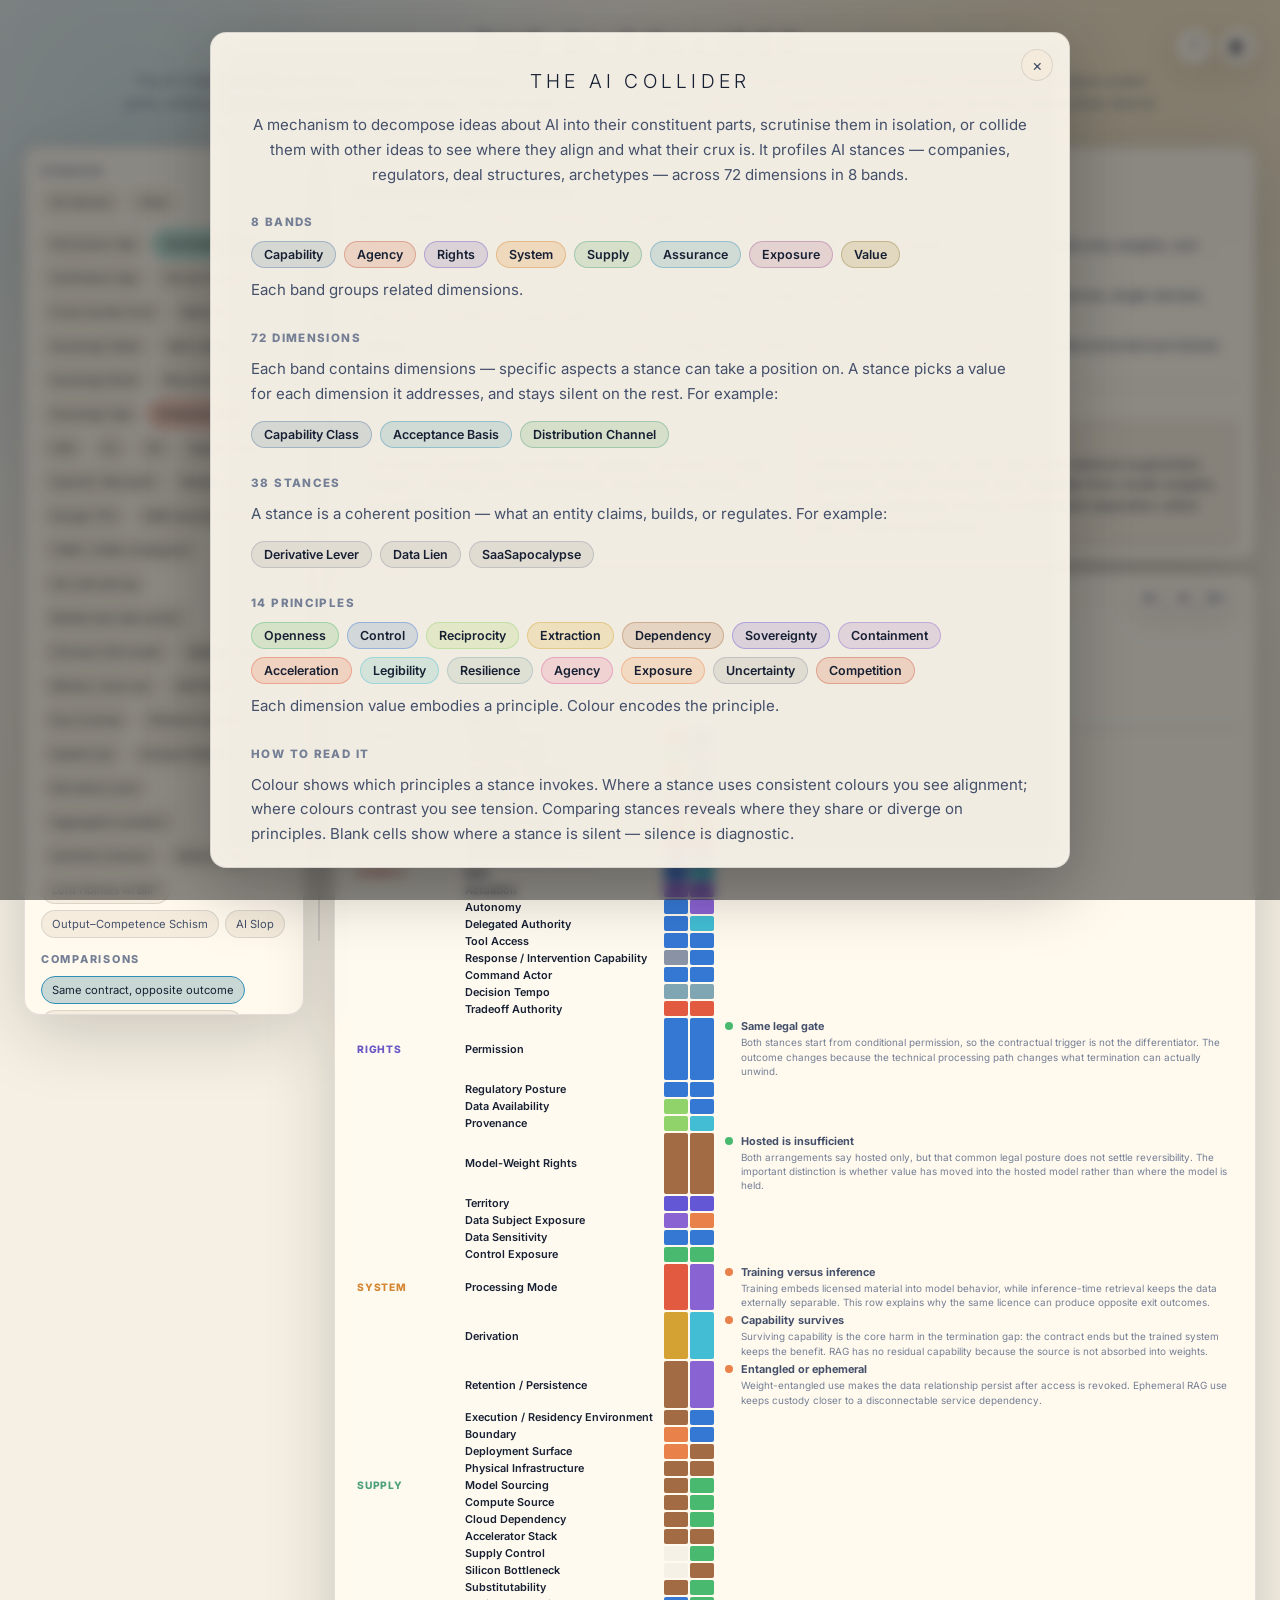
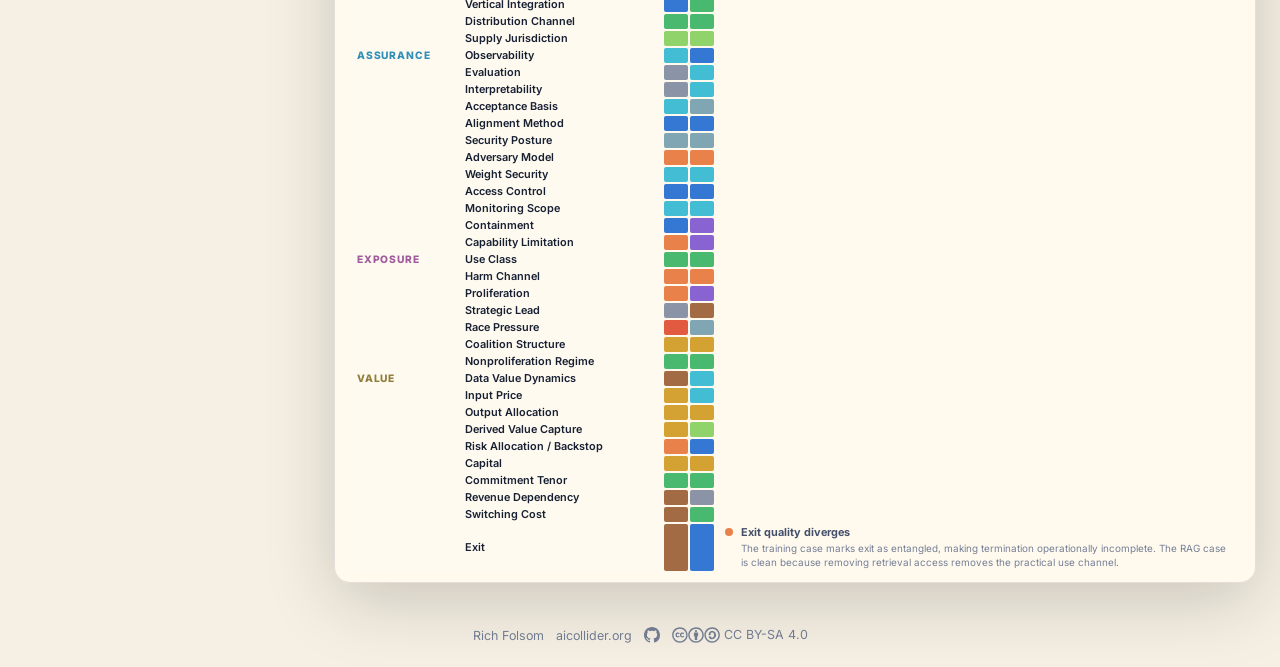
<file: index.html>
<!DOCTYPE html>
<html lang="en">
<head>
  <meta charset="UTF-8">
  <meta name="viewport" content="width=device-width, initial-scale=1.0">
  <meta name="description" content="AI Collider mosaic view: profile AI claims, architectures, policies, and stances as visual signatures for fast comparison.">
  <title>AI Collider — Mosaic View</title>
  <link rel="icon" href="favicon.svg" type="image/svg+xml">
  <link rel="preconnect" href="https://fonts.googleapis.com">
  <link rel="preconnect" href="https://fonts.gstatic.com" crossorigin>
  <link href="https://fonts.googleapis.com/css2?family=Inter:wght@300;400;500;600;700;800&display=swap" rel="stylesheet">
  <link rel="stylesheet" href="css/collider.css">
  <link rel="stylesheet" href="css/mosaic.css">
  <script src="https://d3js.org/d3.v7.min.js"></script>
</head>
<body>
  <header>
    <button id="about-toggle" type="button" aria-label="About AI Collider">?</button>
    <button id="theme-toggle" type="button" aria-label="Toggle theme">&#9680;</button>
    <h1>The AI Collider</h1>
    <p>The AI Collider profiles AI stances — corporate strategies, regulatory frameworks, technical architectures — across dozens of dimensions as colour-coded grids, where each cell is a position and each colour is the principle that drives it. Select stances to compare them side by side: matching colours show shared logic; contrasts reveal where positions genuinely diverge; gaps show what each stance leaves unsaid.</p>
  </header>

  <main>
    <aside class="panel">
      <p class="panel-title">Stances</p>
      <div class="button-group">
        <button class="pill" id="all-stances" type="button">All stances</button>
        <button class="pill" id="clear-stances" type="button">Clear</button>
      </div>
      <div class="button-group" id="stance-buttons"></div>
      <p class="panel-title">Comparisons</p>
      <div class="button-group" id="comparison-buttons"></div>
      <p class="panel-title">View</p>
      <div class="button-group">
        <button class="pill" id="compact-toggle" type="button">Selected dimensions only</button>
        <button class="pill" id="active-bands-toggle" type="button">Active categories only</button>
        <button class="pill" id="annotated-toggle" type="button">Commentary dimensions only</button>
        <button class="pill" id="diagnostic-toggle" type="button">Diagnostic order</button>
        <button class="pill" id="labels-toggle" type="button">Show value labels</button>
      </div>
      <p class="panel-title">Principles</p>
      <div class="grammar-editor" id="grammar-editor"></div>
      <div class="button-group">
        <button class="pill" id="grammar-reset" type="button">Reset colours</button>
      </div>
      <div class="legend">
        <div class="legend-item"><strong>Blank</strong>No claim / stance silent on this dimension.</div>
        <div class="legend-item"><strong>Colour</strong>Principle colour when available; fallback uses the dimension type and value position.</div>
        <div class="legend-item"><strong>Value</strong>Each cell resolves to a selected value, principle, and memo.</div>
        <div class="legend-item"><strong>Strip</strong>The strip itself is the comparison; there are no rings or nodes.</div>
      </div>
    </aside>

    <button id="layout-resizer" type="button" aria-label="Resize cards" title="Drag to resize cards"></button>

    <section>
      <div class="panel info" id="infobox">
        <span style="color:var(--fg-muted)">Select stances or a comparison. This view is intentionally sparse: absence is visible and does not imply interpolation.</span>
      </div>
      <div class="panel chart-panel">
        <div class="chart-controls" aria-label="Mosaic text size controls">
          <button id="chart-text-smaller" type="button" aria-label="Decrease mosaic text size">A-</button>
          <button id="chart-text-reset" type="button" aria-label="Reset mosaic text size">A</button>
          <button id="chart-text-larger" type="button" aria-label="Increase mosaic text size">A+</button>
        </div>
        <div id="mosaic-chart"></div>
      </div>
    </section>
  </main>

  <footer>
    <a href="https://fo.ls">Rich Folsom</a>
    <a href="https://aicollider.org">aicollider.org</a>
    <a href="https://github.com/prisonblues/aicollider" aria-label="GitHub repository">
      <svg width="16" height="16" viewBox="0 0 16 16" fill="currentColor"><path d="M8 0C3.58 0 0 3.58 0 8c0 3.54 2.29 6.53 5.47 7.59.4.07.55-.17.55-.38 0-.19-.01-.82-.01-1.49-2.01.37-2.53-.49-2.69-.94-.09-.23-.48-.94-.82-1.13-.28-.15-.68-.52-.01-.53.63-.01 1.08.58 1.23.82.72 1.21 1.87.87 2.33.66.07-.52.28-.87.51-1.07-1.78-.2-3.64-.89-3.64-3.95 0-.87.31-1.59.82-2.15-.08-.2-.36-1.02.08-2.12 0 0 .67-.21 2.2.82.64-.18 1.32-.27 2-.27s1.36.09 2 .27c1.53-1.04 2.2-.82 2.2-.82.44 1.1.16 1.92.08 2.12.51.56.82 1.27.82 2.15 0 3.07-1.87 3.75-3.65 3.95.29.25.54.73.54 1.48 0 1.07-.01 1.93-.01 2.2 0 .21.15.46.55.38A8.01 8.01 0 0016 8c0-4.42-3.58-8-8-8z"/></svg>
    </a>
    <a href="https://creativecommons.org/licenses/by-sa/4.0/" aria-label="CC BY-SA 4.0 licence">
      <svg width="48" height="16" viewBox="0 0 1528 512" fill="currentColor"><path d="M245.83 214.87l-33.22 17.28c-9.43-19.58-25.24-19.93-27.46-19.93-22.13 0-33.22 14.61-33.22 43.84 0 23.57 9.21 43.84 33.22 43.84 14.47 0 24.65-7.09 30.57-21.26l30.55 15.5c-6.17 11.51-25.69 38.98-65.1 38.98-22.6 0-73.96-10.32-73.96-77.05 0-58.69 43-77.06 72.63-77.06 30.72-.01 52.7 11.95 65.99 35.86zm143.05 0l-32.78 17.28c-9.5-19.77-25.72-19.93-27.9-19.93-22.14 0-33.22 14.61-33.22 43.84 0 23.55 9.23 43.84 33.22 43.84 14.45 0 24.65-7.09 30.54-21.26l31 15.5c-2.1 3.75-21.39 38.98-65.09 38.98-22.69 0-73.96-9.87-73.96-77.05 0-58.67 42.97-77.06 72.63-77.06 30.71-.01 52.58 11.95 65.56 35.86zM247.56 8.05C104.74 8.05 0 123.11 0 256.05c0 138.49 113.6 248 247.56 248 129.93 0 248.44-100.87 248.44-248 0-137.87-106.62-248-248.44-248zm.87 450.81c-112.54 0-203.7-93.04-203.7-202.81 0-105.42 85.43-203.27 203.72-203.27 112.53 0 202.82 89.46 202.82 203.26-.01 121.69-99.68 202.82-202.84 202.82z"/><path transform="translate(516)" d="M314.9 194.4v101.4h-28.3v120.5h-77.1V295.9h-28.3V194.4c0-4.4 1.6-8.2 4.6-11.3 3.1-3.1 6.9-4.7 11.3-4.7H299c4.1 0 7.8 1.6 11.1 4.7 3.1 3.2 4.8 6.9 4.8 11.3zm-101.5-63.7c0-23.3 11.5-35 34.5-35s34.5 11.7 34.5 35c0 23-11.5 34.5-34.5 34.5s-34.5-11.5-34.5-34.5zM247.6 8C389.4 8 496 118.1 496 256c0 147.1-118.5 248-248.4 248C113.6 504 0 394.5 0 256 0 123.1 104.7 8 247.6 8zm.8 44.7C130.2 52.7 44.7 150.6 44.7 256c0 109.8 91.2 202.8 203.7 202.8 103.2 0 202.8-81.1 202.8-202.8.1-113.8-90.2-203.3-202.8-203.3z"/><path transform="translate(1032)" d="M247.6 8C389.4 8 496 118.1 496 256c0 147.1-118.5 248-248.4 248C113.6 504 0 394.5 0 256 0 123.1 104.7 8 247.6 8zm.8 44.7C130.2 52.7 44.7 150.6 44.7 256c0 109.8 91.2 202.8 203.7 202.8 103.2 0 202.8-81.1 202.8-202.8.1-113.8-90.2-203.3-202.8-203.3zM137.7 221c13-83.9 80.5-95.7 108.9-95.7 99.8 0 127.5 82.5 127.5 134.2 0 63.6-41 132.9-128.9 132.9-38.9 0-99.1-20-109.4-97h62.5c1.5 30.1 19.6 45.2 54.5 45.2 23.3 0 58-18.2 58-82.8 0-82.5-49.1-80.6-56.7-80.6-33.1 0-51.7 14.6-55.8 43.8h18.2l-49.2 49.2-49-49.2h19.4z"/></svg>
      CC BY-SA 4.0
    </a>
  </footer>

  <div class="about-backdrop" id="about-backdrop">
    <div class="about-modal"></div>
  </div>

  <div class="stance-modal-backdrop" id="stance-modal-backdrop">
    <button class="stance-modal-close" type="button" aria-label="Close">&times;</button>
    <iframe class="stance-modal-frame" id="stance-modal-frame"></iframe>
  </div>

  <div class="tooltip" id="tooltip">
    <div class="tooltip-band"></div>
    <div class="tooltip-name"></div>
    <div class="tooltip-meta"></div>
    <div class="tooltip-desc"></div>
  </div>

  <script src="js/collider-data.js"></script>
  <script src="js/collider-ui.js"></script>
  <script src="js/mosaic.js"></script>
</body>
</html>
</file>
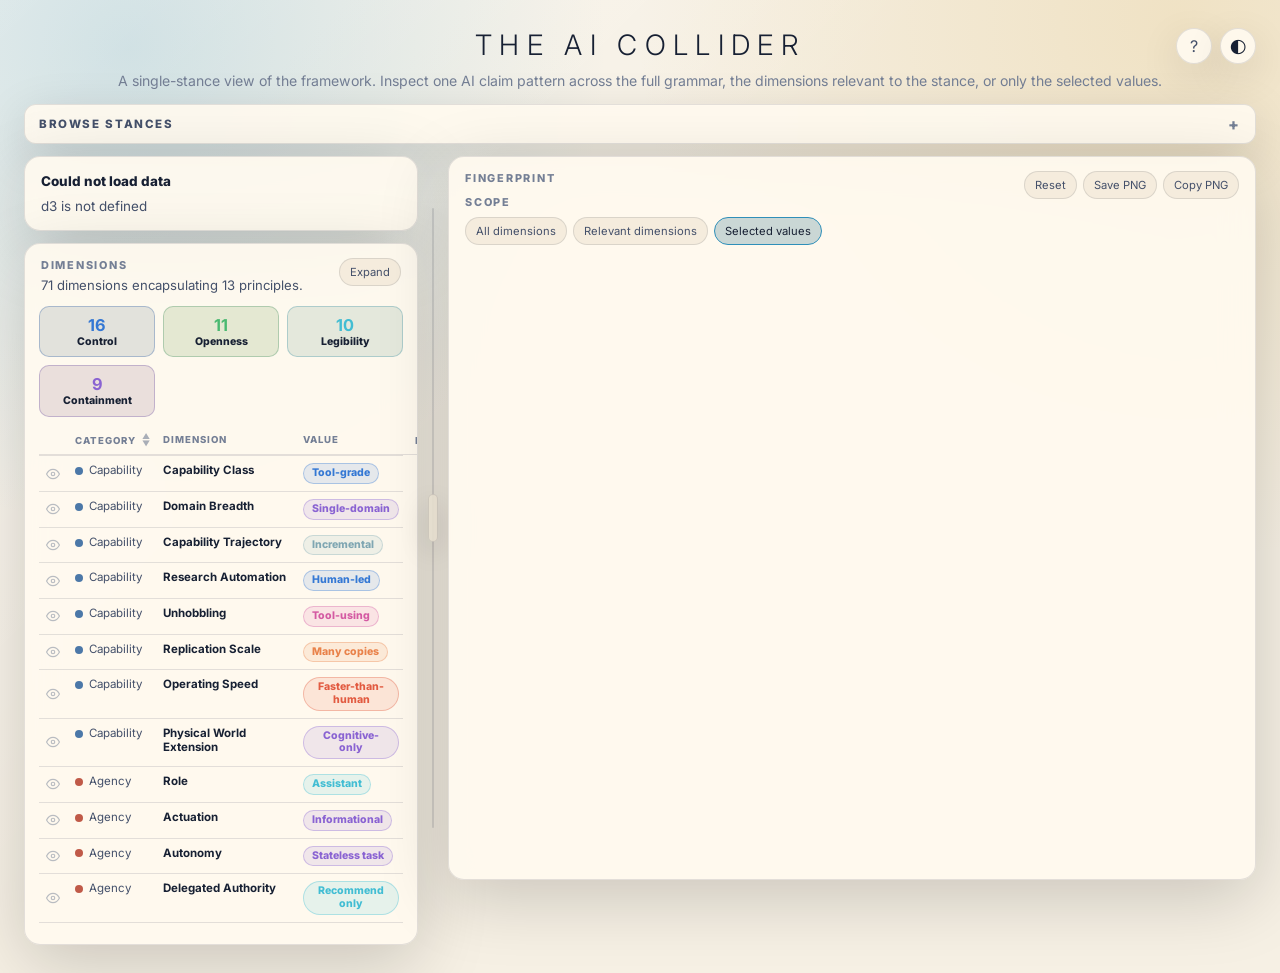
<file: stance.html>
<!DOCTYPE html>
<html lang="en">
<head>
  <meta charset="UTF-8">
  <meta name="viewport" content="width=device-width, initial-scale=1.0">
  <meta name="description" content="AI Collider single-stance view: inspect one AI stance as a structured visual signature across claims, dimensions, and principles.">
  <title>AI Collider — Single Stance</title>
  <link rel="icon" href="favicon.svg" type="image/svg+xml">
  <link rel="preconnect" href="https://fonts.googleapis.com">
  <link rel="preconnect" href="https://fonts.gstatic.com" crossorigin>
  <link href="https://fonts.googleapis.com/css2?family=Inter:wght@300;400;500;600;700;800&display=swap" rel="stylesheet">
  <link rel="stylesheet" href="css/collider.css">
  <link rel="stylesheet" href="css/stance.css">
  <script src="https://d3js.org/d3.v7.min.js"></script>
</head>
<body>
  <header>
    <button id="about-toggle" type="button" aria-label="About AI Collider">?</button>
    <button id="theme-toggle" type="button" aria-label="Toggle theme">&#9680;</button>
    <div class="header-copy">
      <h1>The AI Collider</h1>
      <p>A single-stance view of the framework. Inspect one AI claim pattern across the full grammar, the dimensions relevant to the stance, or only the selected values.</p>
    </div>
  </header>

  <div class="stance-browser">
    <details class="stance-browser-inner">
      <summary>Browse stances</summary>
      <div class="button-group" id="stance-buttons"></div>
    </details>
  </div>

  <main>
    <section>
      <div class="panel info" id="summary"></div>
      <div class="panel dimension-panel">
        <div class="panel-head">
          <div>
            <p class="panel-title">Dimensions</p>
            <p class="panel-subtitle" id="dimension-subtitle">A compact readout of the current scope.</p>
          </div>
          <div class="dimension-panel-actions">
            <button class="pill" id="dimension-expand-toggle" type="button" aria-expanded="false" aria-controls="dimension-table">Expand</button>
          </div>
        </div>
        <div class="dimension-filter-grid" id="principle-filter-cards"></div>
        <div id="dimension-table"></div>
      </div>
    </section>

    <button id="layout-resizer" type="button" aria-label="Resize cards" title="Drag to resize cards"></button>

    <section>
      <div class="panel fingerprint-panel">
        <div class="panel-head">
          <div>
            <p class="panel-title">Fingerprint</p>
            <div class="display-controls">
              <p class="panel-title">Scope</p>
              <div class="button-group" id="display-mode-buttons"></div>
            </div>
          </div>
          <div class="fingerprint-actions" aria-label="Fingerprint controls">
            <button class="pill" id="fingerprint-reset" type="button">Reset</button>
            <button class="pill" id="fingerprint-save" type="button">Save PNG</button>
            <button class="pill" id="fingerprint-copy" type="button">Copy PNG</button>
          </div>
        </div>
        <div id="fingerprint-chart"></div>
      </div>
    </section>
  </main>

  <div class="about-backdrop" id="about-backdrop">
    <div class="about-modal"></div>
  </div>

  <div class="tooltip" id="tooltip">
    <div class="tooltip-band"></div>
    <div class="tooltip-name"></div>
    <div class="tooltip-meta"></div>
    <div class="tooltip-desc"></div>
  </div>

  <script src="js/collider-data.js"></script>
  <script src="js/collider-ui.js"></script>
  <script src="js/stance.js"></script>
</body>
</html>
</file>
<file: css/collider.css>
:root {
  --bg:#070912;
  --fg:#edf0f7;
  --fg-dim:#aab2c8;
  --fg-muted:#6f7894;
  --surface:rgba(13,17,31,0.92);
  --surface-2:rgba(20,26,44,0.9);
  --border:rgba(255,255,255,0.09);
  --axis:rgba(255,255,255,0.1);
  --empty:rgba(255,255,255,0.035);
  --skeleton:rgba(255,255,255,0.075);
  --line-0:#00a6a6;
  --line-1:#df5f4f;
  --line-2:#8f63d6;
  --line-3:#e0952d;
  --line-4:#4fa36f;
  --line-5:#4c78a8;
}

:root[data-theme="light"] {
  --bg:#f6f0e4;
  --fg:#172033;
  --fg-dim:#44506a;
  --fg-muted:#747f95;
  --surface:rgba(255,250,239,0.92);
  --surface-2:rgba(245,236,220,0.92);
  --border:rgba(39,48,68,0.13);
  --axis:rgba(39,48,68,0.15);
  --empty:rgba(39,48,68,0.045);
  --skeleton:rgba(39,48,68,0.07);
}

* { box-sizing:border-box; }
body {
  margin:0;
  min-height:100vh;
  background:
    radial-gradient(circle at 12% 8%, rgba(47,143,185,0.18), transparent 32rem),
    radial-gradient(circle at 85% 0%, rgba(211,162,51,0.14), transparent 34rem),
    var(--bg);
  color:var(--fg);
  font-family:Inter, system-ui, sans-serif;
  -webkit-font-smoothing:antialiased;
}

:root[data-theme="light"] body {
  background:
    radial-gradient(circle at 10% 5%, rgba(47,143,185,0.2), transparent 30rem),
    radial-gradient(circle at 92% 2%, rgba(211,162,51,0.18), transparent 34rem),
    linear-gradient(135deg, rgba(255,255,255,0.52), transparent 42rem),
    var(--bg);
}

header {
  max-width:1680px;
  margin:0 auto;
  padding:28px 24px 12px;
  position:relative;
}

h1 {
  margin:0;
  font-weight:300;
  letter-spacing:0.26em;
  text-transform:uppercase;
  font-size:clamp(1.45rem,2.2vw,2.2rem);
  text-align:center;
}

header p {
  margin:8px auto 0;
  max-width:1050px;
  color:var(--fg-muted);
  line-height:1.55;
  font-size:0.88rem;
  text-align:center;
}

#theme-toggle {
  position:absolute;
  top:28px;
  right:24px;
  width:36px;
  height:36px;
  border:1px solid var(--border);
  border-radius:999px;
  background:var(--surface);
  color:var(--fg);
  font:inherit;
  font-size:1.2rem;
  line-height:1;
  cursor:pointer;
  box-shadow:0 12px 40px rgba(0,0,0,0.12);
  backdrop-filter:blur(16px);
}

#theme-toggle:hover {
  color:var(--fg);
  border-color:color-mix(in srgb, var(--fg-muted) 42%, transparent);
}

main {
  max-width:1680px;
  margin:0 auto;
  padding:0 24px 28px;
  display:grid;
  gap:8px;
}

main > aside,
main > section {
  min-width:0;
}

#layout-resizer {
  position:sticky;
  top:16px;
  height:calc(100vh - 32px);
  display:flex;
  align-items:center;
  justify-content:center;
  border:0;
  border-radius:8px;
  background:transparent;
  color:var(--fg-muted);
  cursor:col-resize;
  touch-action:none;
}

#layout-resizer::before {
  content:"";
  width:2px;
  height:100%;
  max-height:720px;
  border-radius:999px;
  background:var(--border);
  transition:background 160ms ease, width 160ms ease;
}

#layout-resizer::after {
  content:"";
  position:absolute;
  width:8px;
  height:46px;
  border-radius:999px;
  background:var(--surface-2);
  border:1px solid var(--border);
  box-shadow:0 10px 28px rgba(0,0,0,0.18);
}

#layout-resizer:hover::before,
#layout-resizer.dragging::before {
  width:3px;
  background:color-mix(in srgb, var(--fg-muted) 52%, transparent);
}

.panel {
  background:var(--surface);
  border:1px solid var(--border);
  border-radius:16px;
  box-shadow:0 18px 70px rgba(0,0,0,0.18);
  backdrop-filter:blur(16px);
}

.panel-title {
  margin:0;
  color:var(--fg-muted);
  font-weight:800;
  letter-spacing:0.16em;
  text-transform:uppercase;
  font-size:0.68rem;
}

.button-group {
  display:flex;
  flex-wrap:wrap;
  gap:6px;
}

button.pill {
  border:1px solid var(--border);
  border-radius:999px;
  padding:6px 10px;
  background:var(--surface-2);
  color:var(--fg-dim);
  font:inherit;
  font-size:0.7rem;
  cursor:pointer;
}

button.pill.active {
  color:var(--fg);
  border-color:var(--active-color, #2f8fb9);
  background:color-mix(in srgb, var(--active-color, #2f8fb9) 22%, var(--surface-2));
}

.info {
  padding:14px 16px;
  margin-bottom:12px;
  color:var(--fg-dim);
  font-size:0.84rem;
  line-height:1.55;
}

.info-title {
  color:var(--fg);
  font-weight:800;
  margin-bottom:4px;
}

.info-kicker {
  color:var(--fg-muted);
  font-size:0.62rem;
  font-weight:800;
  letter-spacing:0.12em;
  text-transform:uppercase;
  margin-bottom:4px;
}

.tooltip {
  position:fixed;
  pointer-events:none;
  z-index:40;
  max-width:380px;
  opacity:0;
  padding:11px 13px;
  border:1px solid var(--border);
  border-radius:10px;
  background:var(--surface);
  box-shadow:0 14px 50px rgba(0,0,0,0.28);
  backdrop-filter:blur(16px);
  transition:opacity 120ms ease;
}

.tooltip.visible { opacity:1; }
.tooltip-band {
  font-size:0.62rem;
  text-transform:uppercase;
  letter-spacing:0.11em;
  font-weight:800;
  margin-bottom:3px;
}
.tooltip-name {
  font-size:0.92rem;
  font-weight:800;
  margin-bottom:4px;
}
.tooltip-meta {
  color:var(--fg-muted);
  font-size:0.68rem;
  line-height:1.45;
  margin-bottom:5px;
}
.tooltip-meta:empty { display:none; }
.tip-pill {
  display:inline-block;
  padding:1px 6px;
  border-radius:6px;
  background:color-mix(in srgb, var(--pill-color) 22%, transparent);
  color:var(--pill-color);
  font-weight:700;
  white-space:nowrap;
}
.tooltip-desc {
  color:var(--fg-dim);
  font-size:0.78rem;
  line-height:1.48;
}

.stance-caveat {
  margin-top:6px; font-size:0.78em; line-height:1.4;
  color:var(--fg-muted); font-style:italic;
}

@media (max-width:1180px) {
  #layout-resizer { display:none; }
}

/* ── About modal ── */
#about-toggle {
  position:absolute;
  top:28px;
  right:68px;
  width:36px;
  height:36px;
  border:1px solid var(--border);
  border-radius:999px;
  background:var(--surface);
  color:var(--fg-dim);
  font:inherit;
  font-size:1rem;
  cursor:pointer;
  box-shadow:0 12px 40px rgba(0,0,0,0.12);
  backdrop-filter:blur(16px);
}

#about-toggle:hover {
  color:var(--fg);
  border-color:color-mix(in srgb, var(--fg-muted) 42%, transparent);
}

.about-backdrop {
  display:none;
  position:fixed;
  inset:0;
  z-index:50;
  align-items:center;
  justify-content:center;
  background:rgba(0,0,0,0.45);
  backdrop-filter:blur(6px);
}

.about-backdrop.visible {
  display:flex;
}

.about-modal {
  position:relative;
  max-width:860px;
  width:calc(100% - 32px);
  max-height:calc(100vh - 64px);
  overflow-y:auto;
  background:var(--surface);
  border:1px solid var(--border);
  border-radius:16px;
  box-shadow:0 18px 70px rgba(0,0,0,0.28);
  backdrop-filter:blur(16px);
  padding:36px 40px 32px;
}

.about-modal h2 {
  margin:0 0 20px;
  font-weight:300;
  letter-spacing:0.22em;
  text-transform:uppercase;
  font-size:1.2rem;
  text-align:center;
}

.about-modal h3 {
  margin:28px 0 12px;
  font-weight:800;
  letter-spacing:0.12em;
  text-transform:uppercase;
  font-size:0.72rem;
  color:var(--fg-muted);
}

.about-modal p {
  margin:0 0 14px;
  color:var(--fg-dim);
  font-size:0.94rem;
  line-height:1.65;
}

.about-close {
  position:absolute;
  top:16px;
  right:16px;
  width:32px;
  height:32px;
  border:1px solid var(--border);
  border-radius:999px;
  background:var(--surface-2);
  color:var(--fg-dim);
  font:inherit;
  font-size:1rem;
  cursor:pointer;
  display:flex;
  align-items:center;
  justify-content:center;
}

.about-close:hover {
  color:var(--fg);
  border-color:color-mix(in srgb, var(--fg-muted) 42%, transparent);
}

.about-lead {
  font-size:1rem;
  color:var(--fg);
  line-height:1.7;
  text-align:center;
}

.about-pills {
  display:flex;
  flex-wrap:wrap;
  gap:8px;
  margin:10px 0;
}

.about-pill {
  display:inline-block;
  padding:5px 12px;
  border-radius:999px;
  font-size:0.78rem;
  font-weight:600;
  color:var(--fg);
  background:color-mix(in srgb, var(--pill-color, var(--fg-muted)) 18%, var(--surface-2));
  border:1px solid color-mix(in srgb, var(--pill-color, var(--fg-muted)) 38%, transparent);
}

.about-caption {
  color:var(--fg-muted);
  font-size:0.82rem;
  line-height:1.55;
  margin:6px 0 0;
}

.about-example {
  background:var(--surface-2);
  border:1px solid var(--border);
  border-radius:12px;
  padding:16px 18px;
}

.about-example-title {
  font-size:0.66rem;
  font-weight:800;
  letter-spacing:0.1em;
  text-transform:uppercase;
  color:var(--fg-muted);
  margin-bottom:10px;
}

.about-example-row {
  display:flex;
  align-items:center;
  justify-content:space-between;
  gap:10px;
  padding:4px 0;
  font-size:0.82rem;
  color:var(--fg-dim);
}

.about-example-row + .about-example-row {
  border-top:1px solid var(--border);
}

.about-examples-grid {
  display:grid;
  grid-template-columns:1fr 1fr;
  gap:14px;
  margin:14px 0;
}

/* ── About modal: screens & navigation ── */
.about-screen { display:none; }
.about-screen.active { display:block; }
.about-screen a { color:inherit; font-weight:600; text-decoration:underline; }

.about-nav {
  display:flex;
  align-items:center;
  justify-content:center;
  gap:10px;
  margin-top:24px;
  padding-top:20px;
  border-top:1px solid var(--border);
}

.about-nav-arrow {
  width:32px;
  height:32px;
  border:1px solid var(--border);
  border-radius:999px;
  background:var(--surface-2);
  color:var(--fg);
  font-size:0;
  cursor:pointer;
  display:flex;
  align-items:center;
  justify-content:center;
}

.about-nav-arrow::before {
  content:'';
  width:8px;
  height:8px;
  border-top:2.5px solid currentColor;
  border-right:2.5px solid currentColor;
}

.about-nav-prev::before {
  transform:rotate(-135deg);
  margin-left:2px;
}

.about-nav-next::before {
  transform:rotate(45deg);
  margin-right:2px;
}

.about-nav-arrow:hover:not(:disabled) {
  color:var(--fg);
  border-color:color-mix(in srgb, var(--fg-muted) 42%, transparent);
}

.about-nav-arrow:disabled {
  opacity:0.3;
  cursor:default;
}

.about-nav-dot {
  width:8px;
  height:8px;
  border-radius:999px;
  background:var(--fg-muted);
  opacity:0.3;
  cursor:pointer;
  transition:opacity 160ms ease;
}

.about-nav-dot.active {
  opacity:1;
}

/* ── About modal: pill tooltips ── */
.about-pill {
  position:relative;
}

.about-pill .about-pill-tip {
  display:none;
}

.about-backdrop > .about-pill-tip {
  display:none;
  position:absolute;
  z-index:60;
  transform:translateX(-50%) translateY(-100%);
  max-width:280px;
  width:max-content;
  padding:8px 12px;
  border-radius:8px;
  background:var(--surface-2);
  border:1px solid var(--border);
  box-shadow:0 8px 28px rgba(0,0,0,0.22);
  color:var(--fg-dim);
  font-size:0.76rem;
  font-weight:400;
  line-height:1.5;
  pointer-events:none;
  text-align:center;
}

/* ── Footer ── */
footer {
  max-width:1680px;
  margin:0 auto;
  padding:16px 24px 24px;
  display:flex;
  align-items:center;
  justify-content:center;
  gap:12px;
  color:var(--fg-muted);
  font-size:0.78rem;
}

footer a {
  color:var(--fg-muted);
  text-decoration:none;
}

footer a:hover {
  color:var(--fg);
}

footer svg {
  vertical-align:middle;
}

@media (max-width:720px) {
  .about-modal { padding:24px 20px 20px; }
  .about-examples-grid { grid-template-columns:1fr; }
}
</file>
<file: css/mosaic.css>
main {
      grid-template-columns:minmax(280px, var(--left-pane, 27%)) 14px minmax(620px,1fr);
    }

    aside {
      padding:16px;
      position:sticky;
      top:16px;
      max-height:calc(100vh - 32px);
      overflow:auto;
      scrollbar-width:none;
    }
    aside::-webkit-scrollbar { display:none; }

    .panel-title {
      margin-bottom:10px;
    }

    .button-group {
      margin-bottom:14px;
    }

    .legend {
      display:grid;
      grid-template-columns:1fr 1fr;
      gap:7px;
      margin-top:8px;
    }

    .legend-item {
      border:1px solid var(--border);
      background:var(--surface-2);
      border-radius:10px;
      padding:8px;
      color:var(--fg-muted);
      font-size:0.68rem;
      line-height:1.35;
    }

    .legend-item strong {
      display:block;
      color:var(--fg-dim);
      font-size:0.62rem;
      letter-spacing:0.1em;
      text-transform:uppercase;
      margin-bottom:3px;
    }

    .grammar-editor {
      display:grid;
      gap:8px;
      margin:8px 0 14px;
    }

    .grammar-row {
      display:grid;
      grid-template-columns:34px 1fr;
      gap:7px;
      border:1px solid var(--border);
      background:var(--surface-2);
      border-radius:10px;
      padding:8px;
    }

    .grammar-swatch {
      width:28px;
      height:28px;
      padding:0;
      border:1px solid var(--border);
      border-radius:8px;
      background:transparent;
      cursor:pointer;
    }

    .grammar-name {
      color:var(--fg-dim);
      font-size:0.66rem;
      font-weight:800;
      letter-spacing:0.08em;
      text-transform:uppercase;
    }

    .grammar-desc {
      color:var(--fg-muted);
      font-size:0.66rem;
      line-height:1.35;
      margin-top:3px;
    }

    .grammar-examples {
      color:var(--fg-dim);
      font-size:0.6rem;
      line-height:1.35;
      margin-top:4px;
    }

    .grammar-note {
      color:var(--fg-muted);
      font-size:0.66rem;
      line-height:1.4;
      margin:2px 2px 4px;
    }

    .info-section {
      margin-top:10px;
      padding-top:10px;
      border-top:1px solid var(--border);
    }

    .info-section:first-child {
      margin-top:0;
      padding-top:0;
      border-top:0;
    }

    .comparison-desc {
      color:var(--fg-dim);
    }

    .info-item {
      margin-top:8px;
      padding-left:10px;
      border-left:3px solid var(--item-color);
    }

    .stance-list {
      display:grid;
      grid-template-columns:repeat(auto-fit, minmax(220px, 1fr));
      gap:8px;
      margin-top:8px;
    }

    .stance-card {
      border:1px solid var(--border);
      border-left:3px solid var(--item-color);
      border-radius:10px;
      padding:8px 10px;
      background:var(--surface-2);
    }

    .stance-card strong {
      display:block;
      color:var(--item-color);
      margin-bottom:3px;
    }

    .chart-panel {
      overflow:auto;
      padding:10px 14px;
      position:relative;
    }

    .chart-controls {
      position:sticky;
      top:0;
      z-index:15;
      display:flex;
      justify-content:flex-end;
      gap:4px;
      padding:0 12px 6px;
      pointer-events:none;
    }

    .chart-controls button {
      pointer-events:auto;
      width:28px;
      height:28px;
      border:1px solid var(--border);
      border-radius:999px;
      background:var(--surface);
      color:var(--fg-dim);
      font:inherit;
      font-size:0.72rem;
      font-weight:800;
      cursor:pointer;
      box-shadow:0 10px 30px rgba(0,0,0,0.12);
    }

    .chart-controls button:hover {
      color:var(--fg);
      border-color:color-mix(in srgb, var(--fg-muted) 42%, transparent);
    }

    /* ── Mosaic table ── */
    .mosaic-table {
      border-collapse:collapse;
      font-size:calc(0.7rem * var(--text-scale, 1));
      margin:0 auto;
    }

    .mosaic-table thead {
      position:sticky;
      top:0;
      z-index:10;
    }

    .mosaic-table th {
      background:var(--surface);
      padding:0;
      font-weight:800;
      text-align:left;
      vertical-align:bottom;
      border-bottom:1px solid var(--border);
    }

    .mosaic-table .band-header {
      position:sticky;
      left:0;
      z-index:13;
      width:var(--band-w, 110px);
      min-width:var(--band-w, 110px);
      max-width:var(--band-w, 110px);
      background:var(--surface);
    }

    .mosaic-table .corner-cell {
      position:sticky;
      left:var(--band-w, 110px);
      z-index:12;
      min-width:180px;
      max-width:280px;
      background:var(--surface);
      padding:0 10px 4px 6px;
      font-size:calc(0.64rem * var(--text-scale, 1));
      letter-spacing:0.02em;
      color:var(--fg-muted);
      cursor:pointer;
    }

    .mosaic-table .corner-cell.sort-active span {
      text-decoration:underline;
      text-decoration-thickness:2px;
      text-underline-offset:3px;
      color:var(--fg);
    }

    .mosaic-table .arch-header {
      width:var(--col-w);
      min-width:var(--col-w);
      max-width:var(--col-w);
      padding:4px 2px 6px;
      height:110px;
      position:relative;
      background:none;
      overflow:visible;
    }

    .mosaic-table .arch-header span {
      display:block;
      position:absolute;
      bottom:6px;
      left:50%;
      transform-origin:bottom left;
      transform:rotate(-54deg);
      white-space:nowrap;
      font-size:calc(0.64rem * var(--text-scale, 1));
      letter-spacing:0.02em;
    }

    .mosaic-table .arch-header.sort-active span {
      text-decoration:underline;
      text-decoration-thickness:2px;
      text-underline-offset:3px;
    }

    .mosaic-table .anno-header {
      padding:4px 10px 6px;
      color:var(--fg-muted);
      font-size:calc(0.56rem * var(--text-scale, 1));
      letter-spacing:0.12em;
      text-transform:uppercase;
      vertical-align:bottom;
      min-width:200px;
    }

    .mosaic-table td {
      padding:0;
      border:none;
    }

    .mosaic-table .band-cell {
      position:sticky;
      left:0;
      z-index:6;
      background:var(--surface);
      width:var(--band-w, 110px);
      min-width:var(--band-w, 110px);
      max-width:var(--band-w, 110px);
      padding:0 6px 0 8px;
      font-size:calc(0.64rem * var(--text-scale, 1));
      font-weight:800;
      letter-spacing:0.08em;
      text-transform:uppercase;
      vertical-align:middle;
      line-height:var(--row-h);
      white-space:nowrap;
      overflow:hidden;
      text-overflow:ellipsis;
    }

    .mosaic-table .dim-name {
      position:sticky;
      left:var(--band-w, 110px);
      z-index:5;
      background:var(--surface);
      padding:0 10px 0 6px;
      font-size:calc(0.68rem * var(--text-scale, 1));
      font-weight:600;
      color:var(--fg);
      white-space:nowrap;
      overflow:hidden;
      text-overflow:ellipsis;
      max-width:280px;
      cursor:default;
      vertical-align:middle;
    }

    .mosaic-table .val-cell {
      vertical-align:middle;
      width:var(--col-w);
      min-width:var(--col-w);
      max-width:var(--col-w);
      height:var(--row-h);
      padding:1px;
      cursor:pointer;
    }

    .mosaic-table .val-cell .mark {
      width:100%;
      height:100%;
      min-height:calc(var(--row-h) - 2px);
      border-radius:2px;
      background:var(--empty);
    }

    .mosaic-table .val-cell .val-label {
      display:none;
    }

    .mosaic-table.show-labels .val-cell {
      min-width:calc(var(--col-w) + 110px);
      width:calc(var(--col-w) + 110px);
      position:relative;
    }

    .mosaic-table.show-labels .arch-header {
      min-width:calc(var(--col-w) + 110px);
      width:calc(var(--col-w) + 110px);
    }

    .mosaic-table.show-labels .val-cell .val-label {
      display:block;
      position:absolute;
      left:calc(var(--col-w) + 4px);
      top:50%;
      transform:translateY(-50%);
      white-space:nowrap;
      overflow:hidden;
      text-overflow:ellipsis;
      max-width:106px;
      font-size:calc(0.58rem * var(--text-scale, 1));
      color:#fff;
      text-shadow:0 0 2px rgba(0,0,0,0.6);
      font-weight:700;
      pointer-events:none;
    }

    .mosaic-table .anno-cell {
      padding:2px 10px;
      vertical-align:middle;
      min-width:200px;
    }

    .mosaic-table .anno-wrap {
      display:flex;
      align-items:flex-start;
      gap:8px;
    }

    .mosaic-table .anno-dot {
      flex-shrink:0;
      width:8px;
      height:8px;
      border-radius:50%;
      margin-top:3px;
    }

    .mosaic-table .anno-body {
      min-width:0;
    }

    .mosaic-table .anno-title {
      font-weight:700;
      font-size:calc(0.68rem * var(--text-scale, 1));
      color:var(--fg-dim);
      margin-bottom:2px;
    }

    .mosaic-table .anno-text {
      font-size:calc(0.62rem * var(--text-scale, 1));
      color:var(--fg-muted);
      line-height:1.45;
      overflow-wrap:anywhere;
    }

    /* Stance modal */
    .stance-modal-backdrop { display:none; position:fixed; inset:0; z-index:2000;
      background:rgba(0,0,0,0.7); backdrop-filter:blur(6px);
      align-items:center; justify-content:center; }
    .stance-modal-backdrop.visible { display:flex; }
    .stance-modal-close { position:absolute; top:12px; right:16px; z-index:1;
      background:none; border:none; color:#fff; font-size:1.8rem; cursor:pointer; }
    .stance-modal-frame { width:94vw; height:92vh; border:none;
      border-radius:16px; background:var(--bg); }

    /* Card head with title + link icon */
    .stance-card-head { display:flex; align-items:baseline; gap:6px; }
    .stance-card-title { cursor:pointer; }
    .stance-card-title:hover { text-decoration:underline; }
    .stance-card-link { flex-shrink:0; color:var(--fg-muted); opacity:0.6; }
    .stance-card-link:hover { opacity:1; }
    .stance-card-link svg { width:12px; height:12px; vertical-align:baseline; }
    @media (max-width:1180px) {
      main { grid-template-columns:1fr; }
      aside { position:relative; top:0; max-height:none; }
    }
</file>
<file: css/stance.css>
main {
      grid-template-columns:minmax(360px, var(--left-pane, 52%)) 14px minmax(420px, 1fr);
      align-items:start;
      --workspace-height:calc(100vh - 176px);
    }

    #layout-resizer {
      top:12px;
      height:var(--workspace-height);
    }

    #layout-resizer::before {
      max-height:620px;
    }

    .fingerprint-panel {
      position:sticky;
      top:12px;
      max-height:var(--workspace-height);
      display:flex;
      flex-direction:column;
    }

    .panel-head {
      display:flex;
      justify-content:space-between;
      gap:12px;
      align-items:flex-start;
      padding:14px 16px 0;
    }

    .fingerprint-actions {
      display:flex;
      flex-wrap:wrap;
      justify-content:flex-end;
      gap:6px;
      min-width:150px;
    }

    .panel-subtitle {
      margin:4px 0 0;
      color:var(--fg-dim);
      font-size:0.82rem;
      line-height:1.45;
    }

    .button-group {
      margin-top:8px;
    }

    .display-controls {
      margin-top:10px;
    }

    .stance-browser {
      max-width:1680px;
      margin:0 auto 12px;
      padding:0 24px;
    }

    .stance-browser-inner {
      background:var(--surface);
      border:1px solid var(--border);
      border-radius:12px;
      box-shadow:0 14px 50px rgba(0,0,0,0.14);
      backdrop-filter:blur(16px);
      overflow:hidden;
    }

    .stance-browser summary {
      display:flex;
      align-items:center;
      justify-content:space-between;
      gap:12px;
      padding:11px 14px;
      color:var(--fg-dim);
      cursor:pointer;
      font-size:0.72rem;
      font-weight:800;
      letter-spacing:0.14em;
      text-transform:uppercase;
      list-style:none;
    }

    .stance-browser summary::-webkit-details-marker {
      display:none;
    }

    .stance-browser summary::after {
      content:"+";
      color:var(--fg-muted);
      font-size:1rem;
      line-height:1;
    }

    .stance-browser-inner[open] summary {
      border-bottom:1px solid var(--border);
    }

    .stance-browser-inner[open] summary::after {
      content:"-";
    }

    #stance-buttons {
      margin:0;
      padding:12px 14px 14px;
    }

    #fingerprint-chart {
      height:calc(var(--workspace-height) - 86px);
      min-height:420px;
      display:flex;
      align-items:center;
      justify-content:center;
      padding:6px 14px 16px;
      overflow:hidden;
    }

    #fingerprint-chart svg {
      width:100%;
      height:100%;
      max-height:100%;
      overflow:hidden;
      cursor:grab;
      touch-action:none;
    }

    #fingerprint-chart svg:active {
      cursor:grabbing;
    }

    .dimension-panel {
      overflow:hidden;
    }

    .dimension-panel.expanded {
      overflow:visible;
    }

    .dimension-panel-actions {
      display:flex;
      justify-content:flex-end;
      min-width:84px;
    }

    .dimension-panel.expanded .dimension-table-body {
      max-height:none;
      overflow:visible;
    }

    #dimension-table {
      padding:10px 14px 14px;
      display:flex;
      flex-direction:column;
      min-height:220px;
    }

    .dimension-table-header,
    .dimension-row {
      display:grid;
      grid-template-columns:28px minmax(88px,0.78fr) minmax(140px,1.38fr) minmax(112px,0.95fr) minmax(104px,0.9fr);
      gap:0;
      font-size:0.72rem;
    }

    .dimension-table-header {
      color:var(--fg-muted);
      font-size:0.6rem;
      font-weight:800;
      letter-spacing:0.11em;
      text-align:left;
      text-transform:uppercase;
      border-bottom:1px solid var(--border);
    }

    .dimension-table-body {
      max-height:calc(var(--workspace-height) - 250px);
      overflow:auto;
    }

    .dimension-cell {
      padding:7px 8px;
      border-bottom:1px solid var(--border);
      color:var(--fg-dim);
      line-height:1.25;
      min-width:0;
    }

    .dimension-table-header .dimension-cell {
      color:var(--fg-muted);
      padding-top:7px;
      padding-bottom:7px;
    }

    .dimension-table-header .dimension-cell.sortable {
      cursor:pointer;
      display:flex;
      align-items:center;
      justify-content:space-between;
      gap:6px;
    }

    .sort-icons {
      display:inline-flex;
      flex-direction:column;
      gap:1px;
      color:var(--fg-muted);
      font-size:0.48rem;
      line-height:0.82;
      opacity:0.62;
    }

    .sort-icons span {
      display:block;
    }

    .dimension-table-header .dimension-cell.sortable.active .sort-icons {
      opacity:1;
    }

    .dimension-table-header .dimension-cell.sortable.active.asc .sort-up,
    .dimension-table-header .dimension-cell.sortable.active.desc .sort-down {
      color:var(--fg);
    }

    .dimension-row:last-child .dimension-cell {
      border-bottom:0;
    }

    .dim-vis-cell {
      display:flex;
      align-items:center;
      justify-content:center;
      padding:0 2px;
    }

    .dim-vis-toggle,
    .dim-vis-reset {
      all:unset;
      cursor:pointer;
      display:flex;
      align-items:center;
      justify-content:center;
      width:22px;
      height:22px;
      border-radius:4px;
      color:var(--fg-muted);
      opacity:0.5;
      transition:opacity 0.15s, color 0.15s;
    }

    .dim-vis-toggle:hover,
    .dim-vis-reset:hover {
      opacity:1;
      color:var(--fg);
    }

    .dimension-row.dim-hidden .dim-vis-toggle {
      opacity:0.35;
    }

    .dimension-row.dim-hidden .dim-vis-toggle:hover {
      opacity:0.8;
    }

    .dimension-row.dim-hidden .dimension-cell:not(.dim-vis-cell) {
      opacity:0.35;
    }

    .dim-vis-reset {
      opacity:0.7;
      color:var(--fg-dim);
    }

    .dimension-name {
      color:var(--fg);
      font-weight:700;
    }

    .band-chip {
      display:inline-block;
      width:8px;
      height:8px;
      border-radius:999px;
      background:var(--band-color, var(--fg-muted));
      margin-right:6px;
      vertical-align:middle;
    }

    .value-pill {
      display:inline-block;
      max-width:190px;
      border:1px solid color-mix(in srgb, currentColor 34%, transparent);
      border-radius:999px;
      padding:3px 8px;
      background:color-mix(in srgb, currentColor 13%, transparent);
      color:var(--pill-color, var(--fg));
      font-size:0.66rem;
      font-weight:800;
      line-height:1.2;
      text-align:center;
    }

    .principle-pill {
      display:inline-block;
      max-width:150px;
      border:1px solid color-mix(in srgb, currentColor 34%, transparent);
      border-radius:999px;
      padding:3px 8px;
      background:color-mix(in srgb, currentColor 11%, transparent);
      color:var(--principle-color, var(--fg));
      font-size:0.66rem;
      font-weight:800;
      line-height:1.2;
      text-align:center;
    }

    .muted-cell {
      color:var(--fg-muted);
    }

    .arc-path {
      cursor:pointer;
      transition:opacity 150ms ease;
    }

    .arc-label {
      pointer-events:none;
      fill:var(--fg);
      font-family:Inter, system-ui, sans-serif;
      font-weight:500;
    }

    .arc-label.level-1 { font-size:14px; letter-spacing:0.08em; text-transform:uppercase; }
    .arc-label.level-2 { font-size:14px; fill:var(--fg-dim); }
    .arc-label.level-3 { font-size:12.5px; fill:var(--fg); font-weight:600; }

    .mosaic-panel {
      overflow:auto;
    }

    #mosaic-chart {
      min-width:360px;
      padding:12px 18px 22px;
    }

    .summary-head {
      display:flex;
      justify-content:space-between;
      align-items:center;
      gap:12px;
      margin-bottom:8px;
    }

    .stance-select-wrap {
      flex:1 1 auto;
      min-width:0;
    }

    .stance-select-wrap label {
      display:block;
      margin:0 0 5px;
      color:var(--fg-muted);
      font-size:0.62rem;
      font-weight:800;
      letter-spacing:0.12em;
      text-transform:uppercase;
    }

    #stance-select {
      width:100%;
      min-height:40px;
      border:0;
      border-bottom:1px solid var(--border);
      border-radius:0;
      background:transparent;
      color:var(--fg);
      font:inherit;
      font-size:1.05rem;
      font-weight:800;
      padding:2px 30px 6px 0;
      cursor:pointer;
    }

    #stance-select:focus {
      outline:2px solid color-mix(in srgb, var(--fg-muted) 30%, transparent);
      outline-offset:2px;
    }


    .info-grid {
      display:grid;
      grid-template-columns:repeat(auto-fit, minmax(140px, 1fr));
      gap:8px;
      margin-top:10px;
    }

    .stat-card {
      border:1px solid var(--border);
      border-radius:10px;
      background:var(--surface-2);
      padding:8px 10px;
    }

    .stat-card strong {
      display:block;
      color:var(--fg);
      font-size:1.05rem;
    }

    .dimension-filter-grid {
      display:grid;
      grid-template-columns:repeat(auto-fit, minmax(112px, 1fr));
      gap:8px;
      padding:10px 14px 0;
    }

    .dimension-filter-grid .stat-card {
      box-shadow:none;
      cursor:pointer;
      text-align:center;
      border-color:color-mix(in srgb, var(--active-color, var(--fg-muted)) 22%, var(--border));
      background:color-mix(in srgb, var(--active-color, var(--fg-muted)) 10%, var(--surface-2));
    }

    .dimension-filter-grid .stat-card.active {
      border-color:var(--active-color, var(--fg-muted));
      background:color-mix(in srgb, var(--active-color, var(--fg-muted)) 24%, var(--surface-2));
    }

    .dimension-filter-grid .stat-card strong {
      font-size:1.02rem;
    }

    .dimension-filter-grid .stat-card span {
      display:block;
      margin-top:1px;
      font-size:0.66rem;
      font-weight:800;
      line-height:1.2;
    }

    .tooltip-desc {
      white-space:pre-line;
    }

    .tooltip-table {
      display:grid;
      grid-template-columns:minmax(130px, 1fr) auto;
      gap:6px 10px;
      align-items:center;
      min-width:300px;
      white-space:normal;
    }

    .tooltip-row-name {
      color:var(--fg-dim);
      font-size:0.74rem;
      line-height:1.25;
    }

    .tooltip-value-pill {
      justify-self:end;
      max-width:150px;
      border:1px solid color-mix(in srgb, currentColor 34%, transparent);
      border-radius:999px;
      padding:3px 8px;
      background:color-mix(in srgb, currentColor 13%, transparent);
      color:var(--pill-color, var(--fg));
      font-size:0.68rem;
      font-weight:800;
      line-height:1.2;
      text-align:center;
      white-space:normal;
    }

    @media (max-width:1180px) {
      main { grid-template-columns:1fr; }
      .fingerprint-panel {
        position:static;
        max-height:none;
        display:block;
      }
      #fingerprint-chart {
        height:auto;
        min-height:600px;
      }
      #fingerprint-chart svg {
        height:auto;
        max-height:none;
      }
      .dimension-table-body {
        max-height:none;
        overflow:visible;
      }
    }

    body.embedded { overflow:hidden; }
    body.embedded header,
    body.embedded .stance-browser,
    body.embedded footer,
    body.embedded .about-backdrop { display:none; }
    body.embedded main { padding:16px; --workspace-height:calc(100vh - 40px);
      align-items:stretch; }
    body.embedded .fingerprint-panel { top:0; max-height:none; position:static; }
    body.embedded .dimension-table-body { max-height:calc(var(--workspace-height) - 310px); }

    body.embedded.expanded { overflow:auto; }
    body.embedded.expanded main { align-items:start; padding-bottom:16px; }
    body.embedded.expanded .fingerprint-panel { position:sticky; top:16px;
      max-height:calc(100vh - 32px); }

    .stance-ext-link { flex-shrink:0; align-self:center;
      color:var(--fg-muted); opacity:0.6; }
    .stance-ext-link:hover { opacity:1; }
    .stance-ext-link svg { width:14px; height:14px; display:block; }

    @media (max-width:760px) {
      header {
        padding-top:22px;
      }

      #theme-toggle {
        top:22px;
      }

      .stance-select-wrap {
        flex-basis:auto;
        width:100%;
      }
    }
</file>
